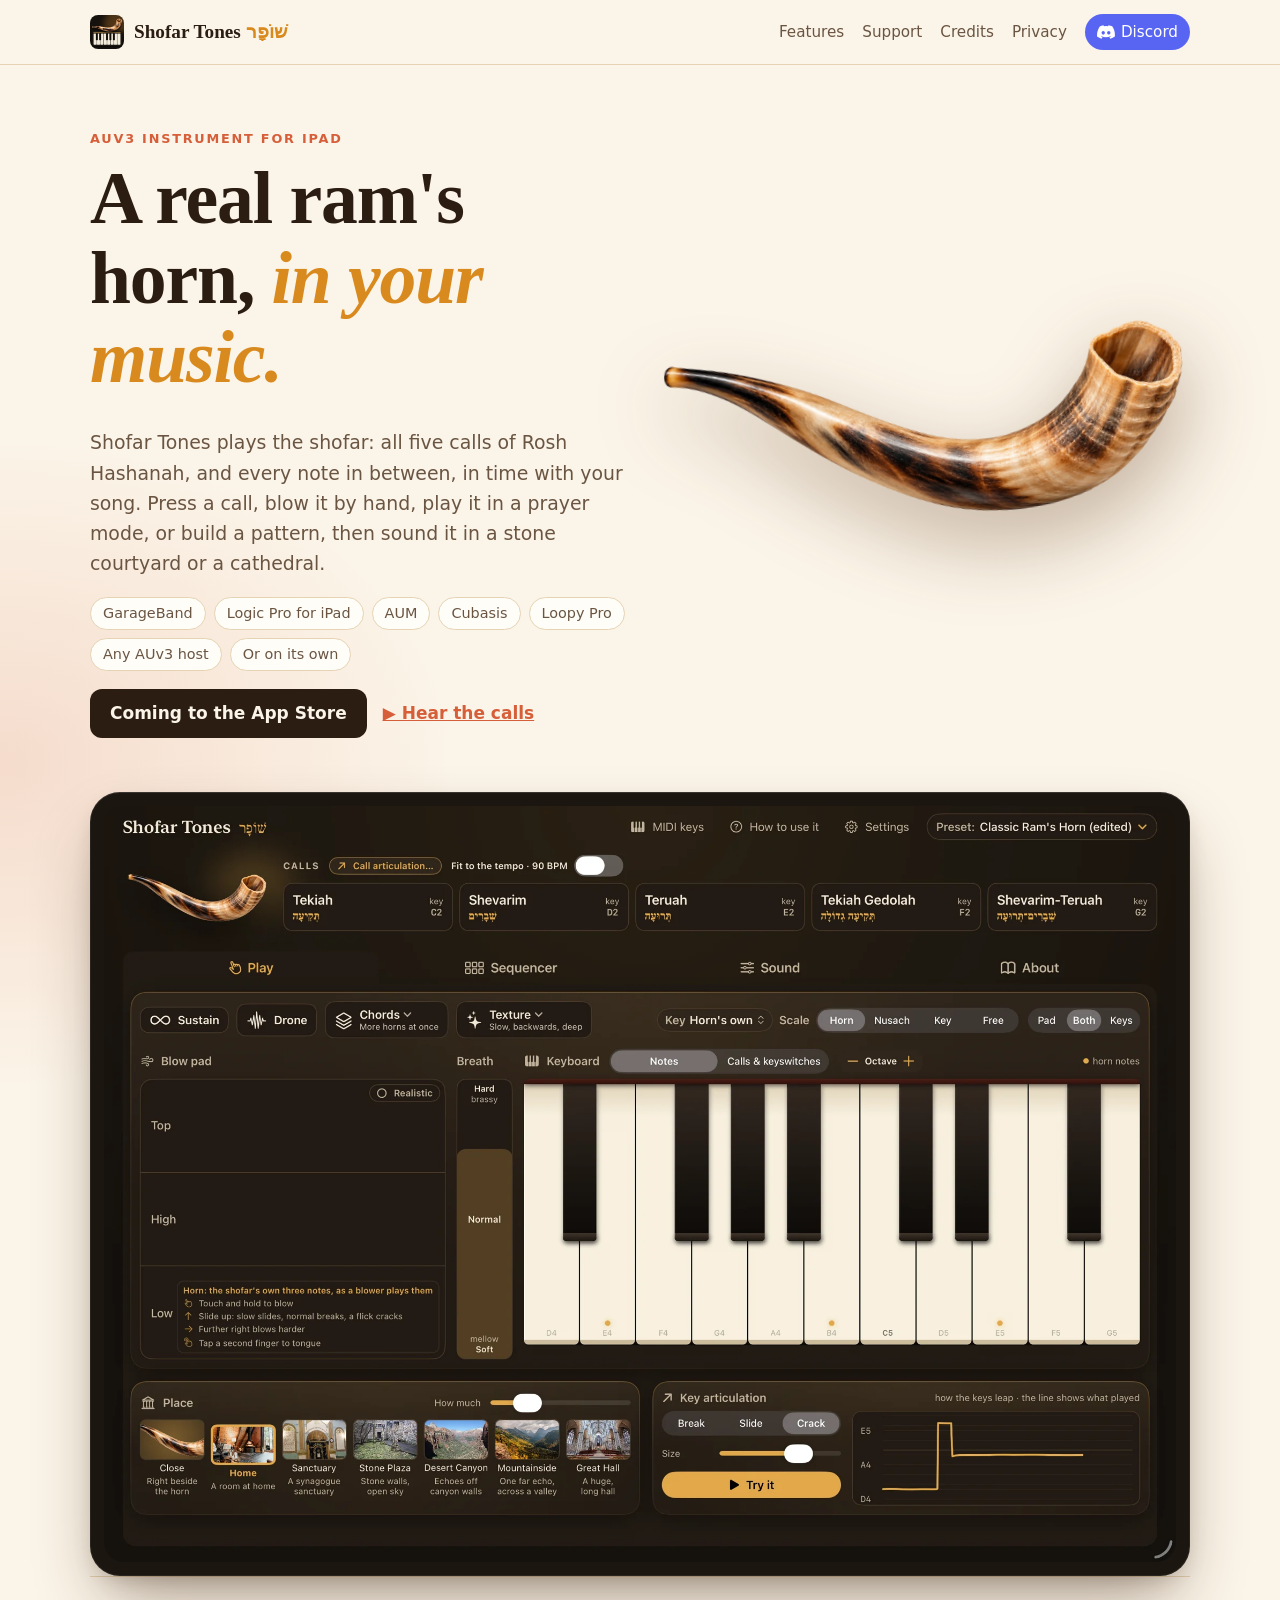
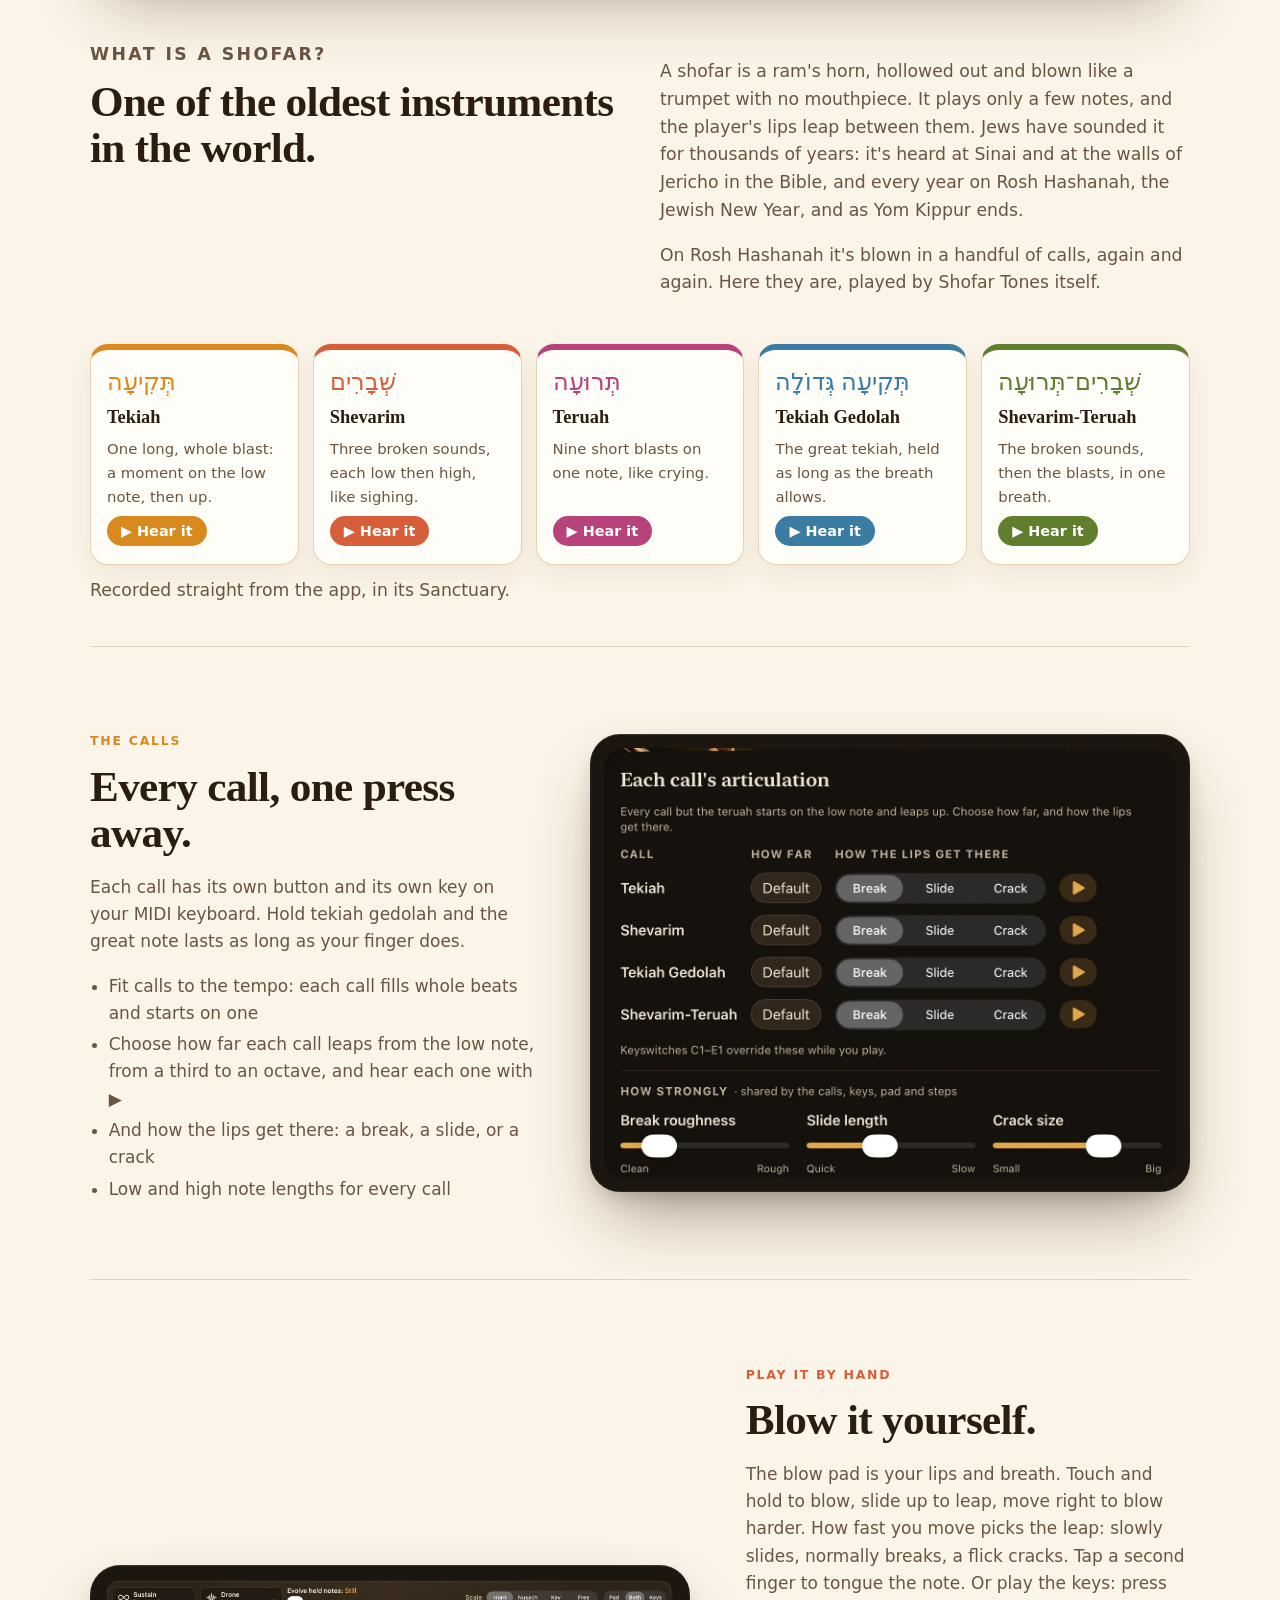
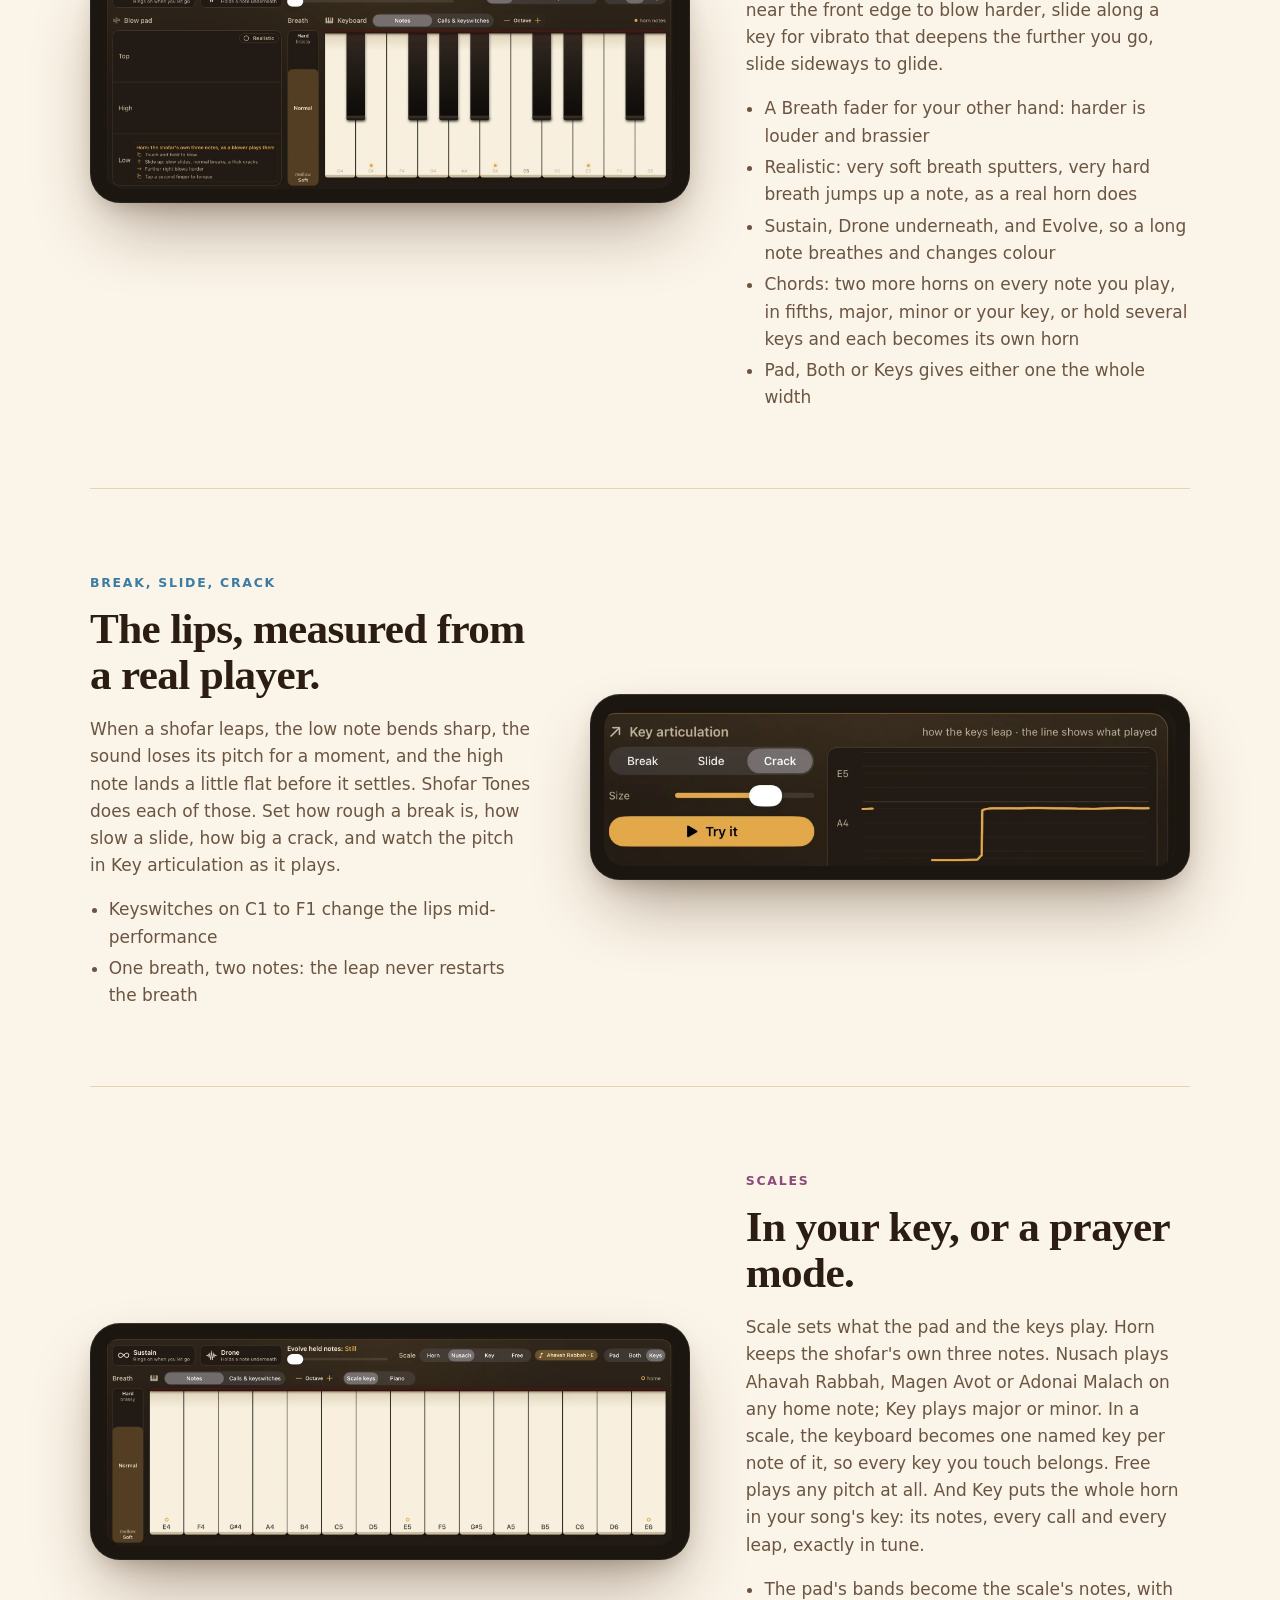
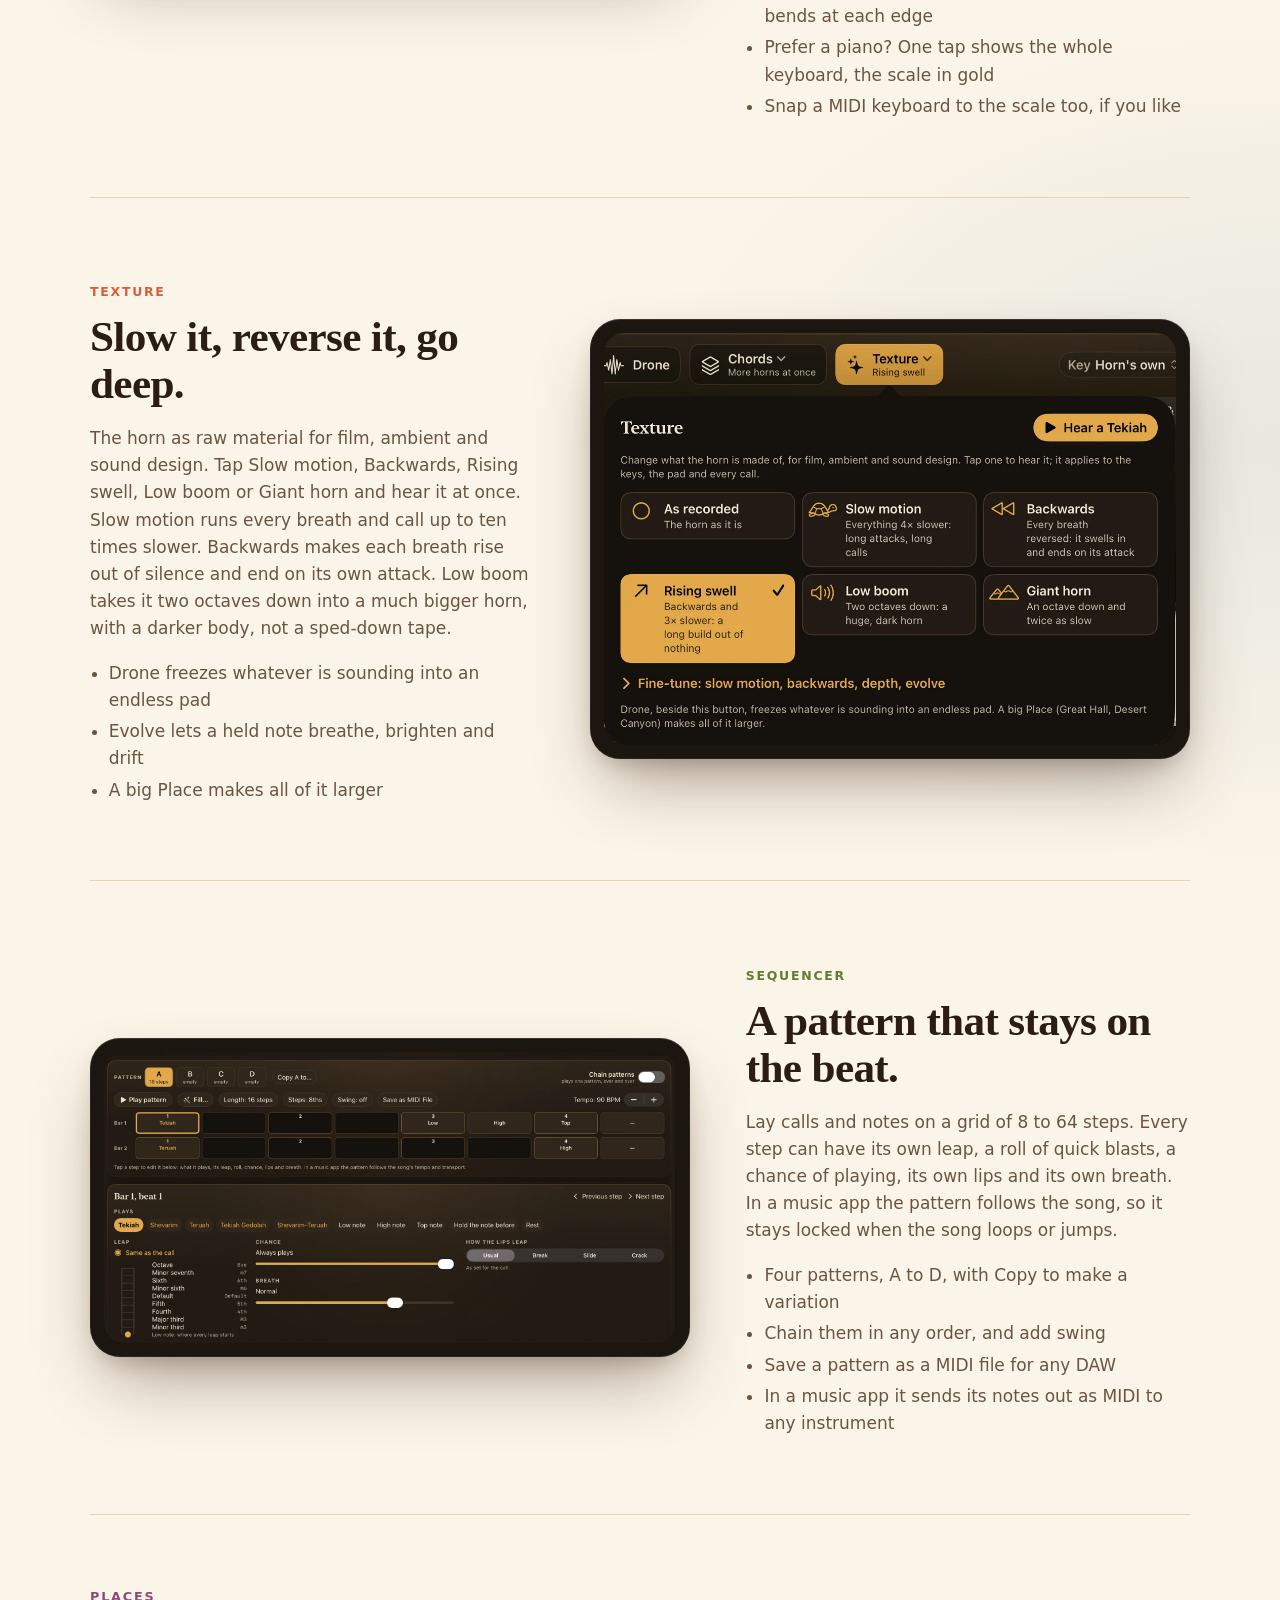
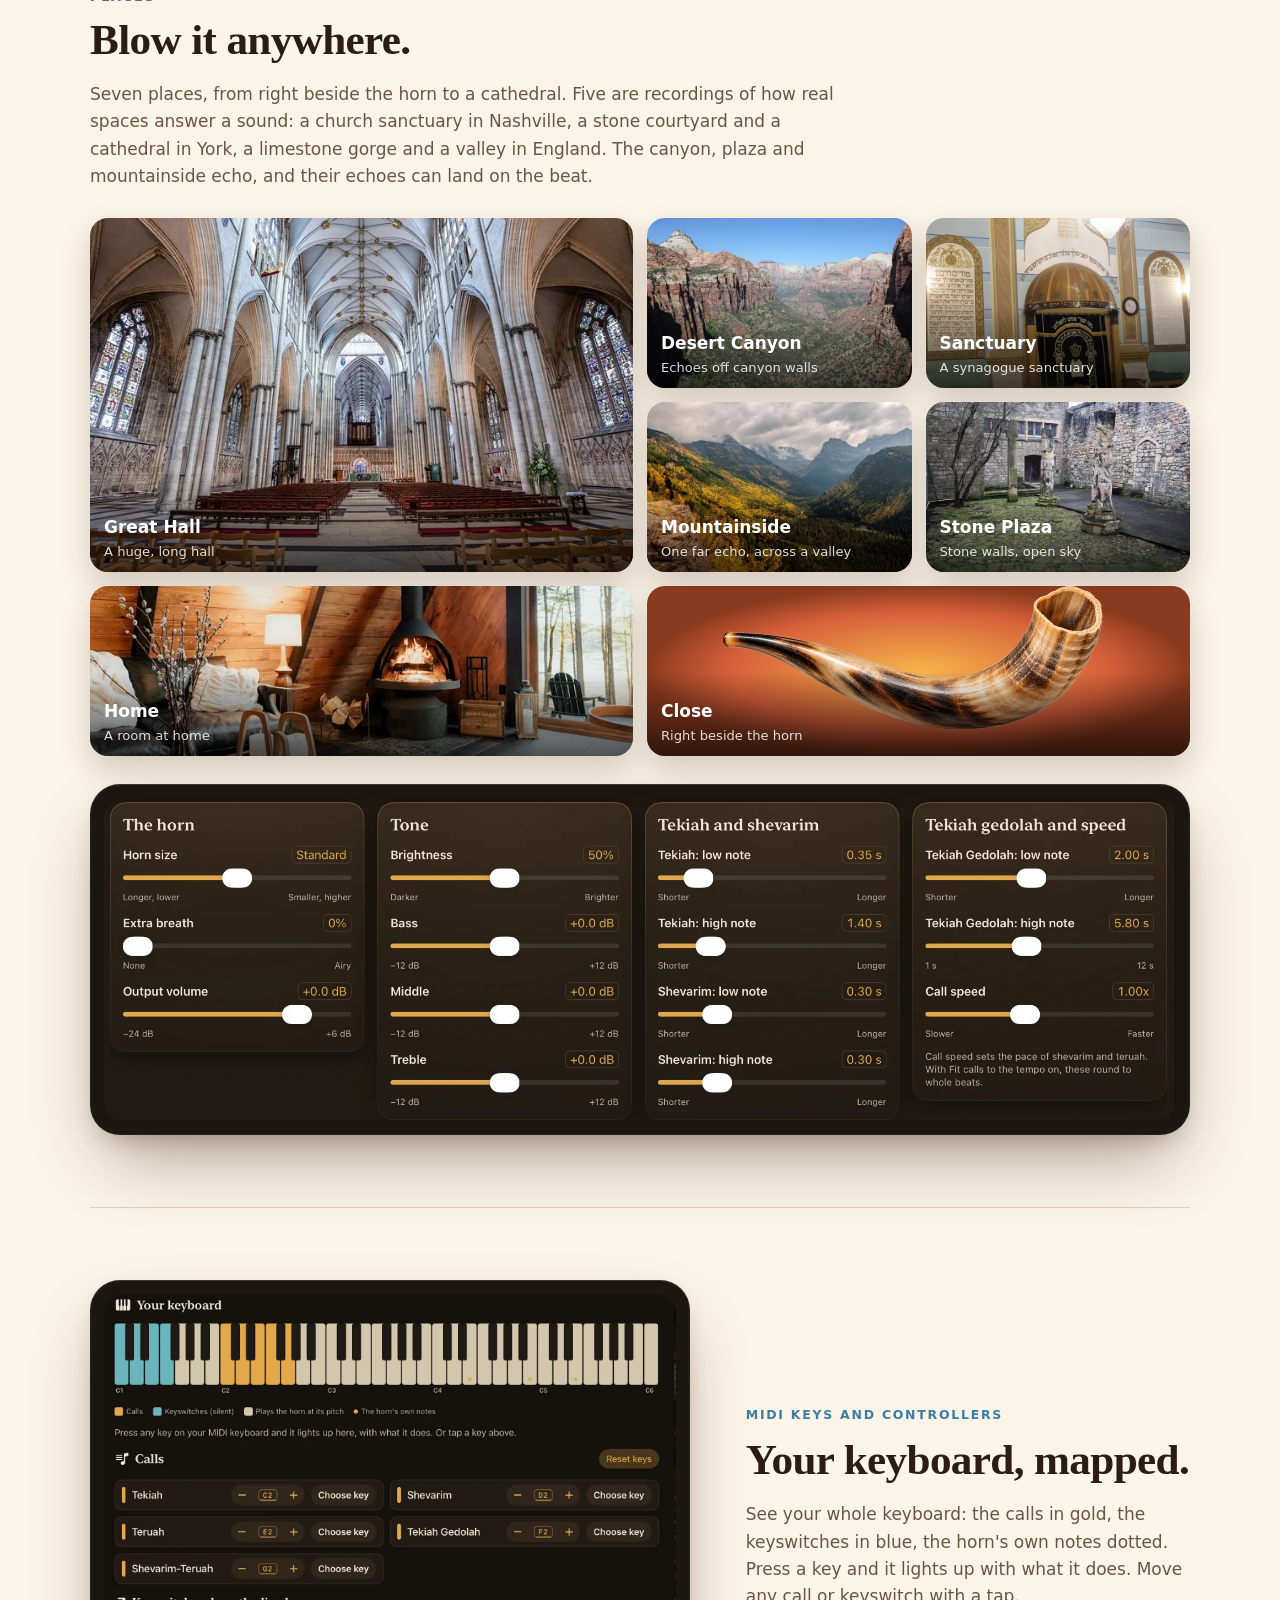
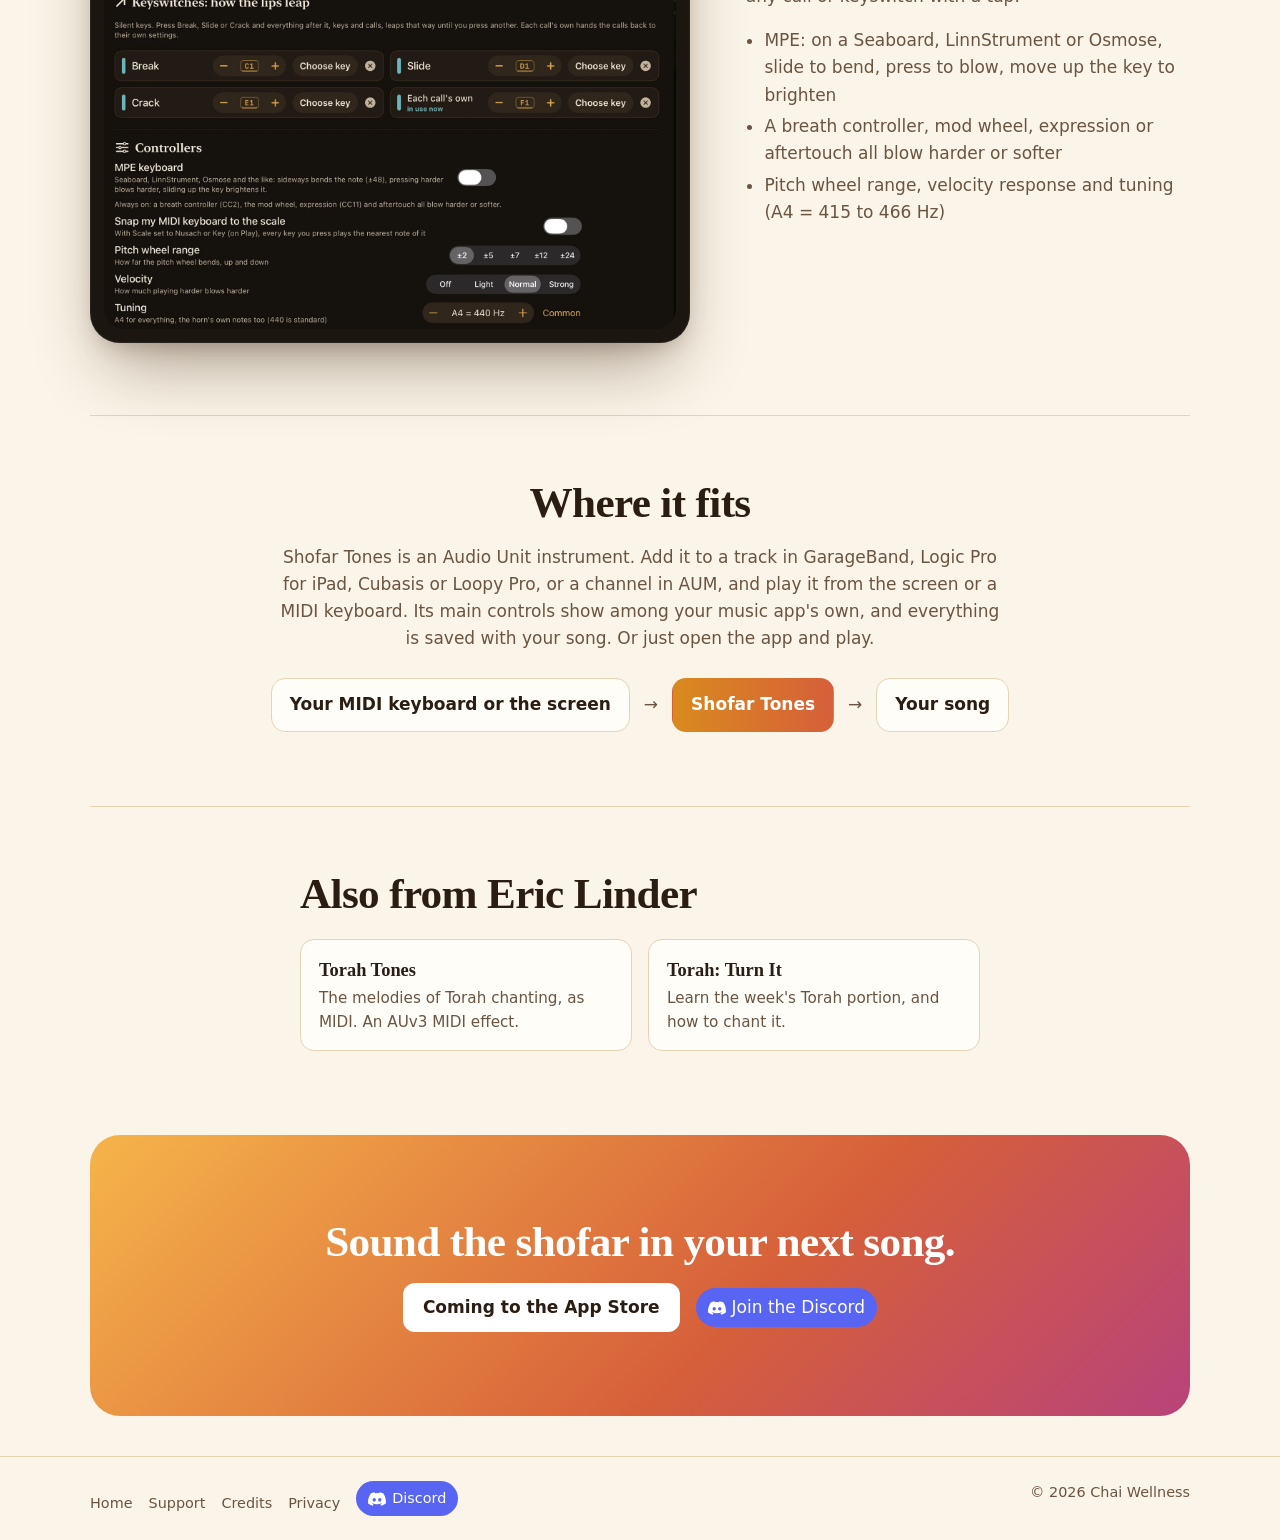
<file: index.html>
<!doctype html>
<html lang="en">
<head>
<meta charset="utf-8">
<meta name="viewport" content="width=device-width, initial-scale=1">
<title>Shofar Tones: a real ram's horn, as an AUv3 instrument for iPad</title>
<meta name="description" content="Play the shofar: every call, every note, in time with your music. A real ram's horn recording, five real rooms, a step sequencer and MIDI keyswitches. An AUv3 instrument for iPad.">
<meta name="color-scheme" content="light">
<meta name="theme-color" content="#FBF4E8">
<meta property="og:type" content="website">
<meta property="og:title" content="Shofar Tones: a real ram's horn, as an AUv3 instrument for iPad">
<meta property="og:description" content="Play the shofar: every call, every note, in time with your music. A real ram's horn recording, five real rooms, a step sequencer and MIDI keyswitches. An AUv3 instrument for iPad.">
<meta property="og:image" content="https://eroxx.github.io/shofartones-website/og-image.jpg?v=4">
<meta property="og:image:width" content="1200">
<meta property="og:image:height" content="630">
<meta name="twitter:card" content="summary_large_image">
<meta name="twitter:image" content="https://eroxx.github.io/shofartones-website/og-image.jpg?v=4">
<link rel="icon" type="image/png" href="favicon.png">
<link rel="apple-touch-icon" href="apple-touch-icon.png">
<link rel="stylesheet" href="style.css?v=4">
</head>
<body>
<header class="bar"><div class="wrap">
  <a class="brand" href="./"><img src="img/icon.png" alt="" width="34" height="34"><span>Shofar Tones <span class="he" lang="he">שׁוֹפָר</span></span></a>
  <nav><a href="./#features">Features</a><a href="support.html">Support</a><a href="credits.html">Credits</a><a href="privacy.html">Privacy</a><a class="discord" data-discord hidden href="#"><svg viewBox="0 0 24 24" aria-hidden="true" fill="currentColor"><path d="M20.3 4.4A19.8 19.8 0 0 0 15.4 3l-.6 1.3a18.4 18.4 0 0 0-5.6 0L8.6 3a19.7 19.7 0 0 0-4.9 1.5C.6 9.1-.3 13.6.1 18.1a19.9 19.9 0 0 0 6 3l1.3-2.1a12.9 12.9 0 0 1-2-1l.5-.4a14.2 14.2 0 0 0 12.2 0l.5.4a12.9 12.9 0 0 1-2.1 1l1.3 2.1a19.8 19.8 0 0 0 6-3c.5-5.2-.8-9.7-3.5-13.7ZM8.3 15.3c-1.2 0-2.2-1.1-2.2-2.4s1-2.4 2.2-2.4 2.2 1.1 2.2 2.4-1 2.4-2.2 2.4Zm7.4 0c-1.2 0-2.2-1.1-2.2-2.4s1-2.4 2.2-2.4 2.2 1.1 2.2 2.4-1 2.4-2.2 2.4Z"/></svg>Discord</a></nav>
</div></header>
<main><div class="wrap">
<section class="hero">
  <div>
    <p class="eyebrow">AUv3 instrument for iPad</p>
    <h1>A real ram's horn, <em>in your music.</em></h1>
    <p class="lede">Shofar Tones plays the shofar: all five calls of Rosh Hashanah, and every note in between, in time with your song. Press a call, blow it by hand, play it in a prayer mode, or build a pattern, then sound it in a stone courtyard or a cathedral.</p>
    <ul class="chips" aria-label="Made for"><li>GarageBand</li><li>Logic Pro for iPad</li><li>AUM</li><li>Cubasis</li><li>Loopy Pro</li><li>Any AUv3 host</li><li>Or on its own</li></ul>
    <div class="cta"><a class="store-badge" data-store-live hidden href="#" aria-label="Download Shofar Tones on the App Store"><picture><source srcset="img/app-store-badge-white.svg" media="(prefers-color-scheme: dark)"><img src="img/app-store-badge-black.svg" alt="Download on the App Store" width="132" height="44"></picture></a><span class="soon" data-store-soon>Coming to the App Store</span><a href="#hear" style="font-weight:600">▶ Hear the calls</a></div>
  </div>
  <div class="hero-horn"><img src="img/horn.webp?v=1" alt="A ram's horn shofar" width="1400" height="489"></div>
</section>
<div class="stage s-amber hero-shot"><img src="img/hero-ipad.webp?v=5" alt="Shofar Tones on iPad: the five calls, Sustain, Drone, Chords and Texture, Key and Scale, the blow pad, breath fader and keyboard, seven places, and Key articulation showing a crack" width="2000" height="1410"></div>

<section class="intro" id="hear">
  <div class="lead">
    <div><p class="eyebrow">What is a shofar?</p><h2>One of the oldest instruments in the world.</h2></div>
    <div><p>A shofar is a ram's horn, hollowed out and blown like a trumpet with no mouthpiece. It plays only a few notes, and the player's lips leap between them. Jews have sounded it for thousands of years: it's heard at Sinai and at the walls of Jericho in the Bible, and every year on Rosh Hashanah, the Jewish New Year, and as Yom Kippur ends.</p><p>On Rosh Hashanah it's blown in a handful of calls, again and again. Here they are, played by Shofar Tones itself.</p></div>
  </div>
  <div class="calls">
    <div class="call c1"><span class="he" lang="he">תְּקִיעָה</span><b>Tekiah</b><p>One long, whole blast: a moment on the low note, then up.</p><button data-clip="tekiah">▶ Hear it</button></div>
    <div class="call c2"><span class="he" lang="he">שְׁבָרִים</span><b>Shevarim</b><p>Three broken sounds, each low then high, like sighing.</p><button data-clip="shevarim">▶ Hear it</button></div>
    <div class="call c3"><span class="he" lang="he">תְּרוּעָה</span><b>Teruah</b><p>Nine short blasts on one note, like crying.</p><button data-clip="teruah">▶ Hear it</button></div>
    <div class="call c4"><span class="he" lang="he">תְּקִיעָה גְּדוֹלָה</span><b>Tekiah Gedolah</b><p>The great tekiah, held as long as the breath allows.</p><button data-clip="tekiah-gedolah">▶ Hear it</button></div>
    <div class="call c5"><span class="he" lang="he">שְׁבָרִים־תְּרוּעָה</span><b>Shevarim-Teruah</b><p>The broken sounds, then the blasts, in one breath.</p><button data-clip="shevarim-teruah">▶ Hear it</button></div>
  </div>
  <p class="note">Recorded straight from the app, in its Sanctuary.</p>
</section>

<div id="features"></div>
<section class="feature k-amber">
  <div class="text"><p class="label">The calls</p><h2>Every call, one press away.</h2><p>Each call has its own button and its own key on your MIDI keyboard. Hold tekiah gedolah and the great note lasts as long as your finger does.</p><ul><li>Fit calls to the tempo: each call fills whole beats and starts on one</li><li>Choose how far each call leaps from the low note, from a third to an octave, and hear each one with ▶</li><li>And how the lips get there: a break, a slide, or a crack</li><li>Low and high note lengths for every call</li></ul></div>
  <div class="stage s-amber"><img src="img/leaps.webp?v=3" alt="Each call's articulation: how far, and break, slide or crack, with a play button for each" loading="lazy" width="1192" height="898"></div>
</section>

<section class="feature flip k-coral">
  <div class="text"><p class="label">Play it by hand</p><h2>Blow it yourself.</h2><p>The blow pad is your lips and breath. Touch and hold to blow, slide up to leap, move right to blow harder. How fast you move picks the leap: slowly slides, normally breaks, a flick cracks. Tap a second finger to tongue the note. Or play the keys: press near the front edge to blow harder, slide along a key for vibrato that deepens the further you go, slide sideways to glide.</p><ul><li>A Breath fader for your other hand: harder is louder and brassier</li><li>Realistic: very soft breath sputters, very hard breath jumps up a note, as a real horn does</li><li>Sustain, Drone underneath, and Evolve, so a long note breathes and changes colour</li><li>Chords: two more horns on every note you play, in fifths, major, minor or your key, or hold several keys and each becomes its own horn</li><li>Pad, Both or Keys gives either one the whole width</li></ul></div>
  <div class="stage s-coral"><img src="img/keys.webp?v=3" alt="The blow pad with its instructions, the Breath fader from soft and mellow to hard and brassy, and the keyboard with the horn's own notes marked" loading="lazy" width="1990" height="730"></div>
</section>

<section class="feature k-sky">
  <div class="text"><p class="label">Break, slide, crack</p><h2>The lips, measured from a real player.</h2><p>When a shofar leaps, the low note bends sharp, the sound loses its pitch for a moment, and the high note lands a little flat before it settles. Shofar Tones does each of those. Set how rough a break is, how slow a slide, how big a crack, and watch the pitch in Key articulation as it plays.</p><ul><li>Keyswitches on C1 to F1 change the lips mid-performance</li><li>One breath, two notes: the leap never restarts the breath</li></ul></div>
  <div class="stage s-sky"><img src="img/leap-tester.webp?v=3" alt="Key articulation: Crack chosen, the pitch line leaping up from the low note" loading="lazy" width="960" height="266"></div>
</section>

<section class="feature flip k-plum">
  <div class="text"><p class="label">Scales</p><h2>In your key, or a prayer mode.</h2><p>Scale sets what the pad and the keys play. Horn keeps the shofar's own three notes. Nusach plays Ahavah Rabbah, Magen Avot or Adonai Malach on any home note; Key plays major or minor. In a scale, the keyboard becomes one named key per note of it, so every key you touch belongs. Free plays any pitch at all. And Key puts the whole horn in your song's key: its notes, every call and every leap, exactly in tune.</p><ul><li>The pad's bands become the scale's notes, with bends at each edge</li><li>Prefer a piano? One tap shows the whole keyboard, the scale in gold</li><li>Snap a MIDI keyboard to the scale too, if you like</li></ul></div>
  <div class="stage s-plum"><img src="img/scale.webp?v=3" alt="Scale set to Nusach, Ahavah Rabbah on E, the keyboard across the whole width as scale keys from E4 to E6, each named, the home notes ringed" loading="lazy" width="1990" height="730"></div>
</section>

<section class="feature k-coral">
  <div class="text"><p class="label">Texture</p><h2>Slow it, reverse it, go deep.</h2><p>The horn as raw material for film, ambient and sound design. Tap Slow motion, Backwards, Rising swell, Low boom or Giant horn and hear it at once. Slow motion runs every breath and call up to ten times slower. Backwards makes each breath rise out of silence and end on its own attack. Low boom takes it two octaves down into a much bigger horn, with a darker body, not a sped-down tape.</p><ul><li>Drone freezes whatever is sounding into an endless pad</li><li>Evolve lets a held note breathe, brighten and drift</li><li>A big Place makes all of it larger</li></ul></div>
  <div class="stage s-coral"><img src="img/texture.webp?v=2" alt="The Texture panel: As recorded, Slow motion, Backwards, Rising swell (chosen), Low boom and Giant horn, with Hear a Tekiah" loading="lazy" width="1130" height="813"></div>
</section>

<section class="feature flip k-sage">
  <div class="text"><p class="label">Sequencer</p><h2>A pattern that stays on the beat.</h2><p>Lay calls and notes on a grid of 8 to 64 steps. Every step can have its own leap, a roll of quick blasts, a chance of playing, its own lips and its own breath. In a music app the pattern follows the song, so it stays locked when the song loops or jumps.</p><ul><li>Four patterns, A to D, with Copy to make a variation</li><li>Chain them in any order, and add swing</li><li>Save a pattern as a MIDI file for any DAW</li><li>In a music app it sends its notes out as MIDI to any instrument</li></ul></div>
  <div class="stage s-sage"><img src="img/sequencer.webp?v=3" alt="The sequencer: patterns A to D, swing, Save as MIDI File, a two-bar pattern, and the first step open for editing" loading="lazy" width="1990" height="1010"></div>
</section>

<section class="places">
  <div class="head"><p class="eyebrow" style="color:var(--plum)">Places</p><h2>Blow it anywhere.</h2><p>Seven places, from right beside the horn to a cathedral. Five are recordings of how real spaces answer a sound: a church sanctuary in Nashville, a stone courtyard and a cathedral in York, a limestone gorge and a valley in England. The canyon, plaza and mountainside echo, and their echoes can land on the beat.</p></div>
  <div class="mosaic">
    <figure class="big"><img src="img/places/hall.webp" alt="" loading="lazy"><figcaption>Great Hall<small>A huge, long hall</small></figcaption></figure>
    <figure><img src="img/places/canyon.webp" alt="" loading="lazy"><figcaption>Desert Canyon<small>Echoes off canyon walls</small></figcaption></figure>
    <figure><img src="img/places/sanctuary.webp" alt="" loading="lazy"><figcaption>Sanctuary<small>A synagogue sanctuary</small></figcaption></figure>
    <figure><img src="img/places/mountain.webp" alt="" loading="lazy"><figcaption>Mountainside<small>One far echo, across a valley</small></figcaption></figure>
    <figure><img src="img/places/plaza.webp" alt="" loading="lazy"><figcaption>Stone Plaza<small>Stone walls, open sky</small></figcaption></figure>
    <figure class="wide"><img src="img/places/home.webp" alt="" loading="lazy"><figcaption>Home<small>A room at home</small></figcaption></figure>
    <figure class="horn-tile wide"><img src="img/horn.webp" alt="" loading="lazy"><figcaption>Close<small>Right beside the horn</small></figcaption></figure>
  </div>
  <div class="stage s-plum"><img src="img/sound-controls.webp?v=3" alt="Horn size, extra breath, output volume, tone controls and each call's note lengths; tap any value to type it" loading="lazy" width="1990" height="600"></div>
</section>

<section class="feature flip k-sky">
  <div class="text"><p class="label">MIDI keys and controllers</p><h2>Your keyboard, mapped.</h2><p>See your whole keyboard: the calls in gold, the keyswitches in blue, the horn's own notes dotted. Press a key and it lights up with what it does. Move any call or keyswitch with a tap.</p><ul><li>MPE: on a Seaboard, LinnStrument or Osmose, slide to bend, press to blow, move up the key to brighten</li><li>A breath controller, mod wheel, expression or aftertouch all blow harder or softer</li><li>Pitch wheel range, velocity response and tuning (A4 = 415 to 466 Hz)</li></ul></div>
  <div class="stage s-sky"><img src="img/midi-keys.webp?v=1" alt="MIDI keys: a picture of the keyboard from C1 to C6 coloured by what each key does, the calls and keyswitches with their keys, and the controller settings" loading="lazy" width="1600" height="1776"></div>
</section>

<section class="hosts">
  <h2>Where it fits</h2>
  <p>Shofar Tones is an Audio Unit instrument. Add it to a track in GarageBand, Logic Pro for iPad, Cubasis or Loopy Pro, or a channel in AUM, and play it from the screen or a MIDI keyboard. Its main controls show among your music app's own, and everything is saved with your song. Or just open the app and play.</p>
  <div class="flow"><span>Your MIDI keyboard or the screen</span><i>→</i><span class="me">Shofar Tones</span><i>→</i><span>Your song</span></div>
</section>

<section class="story" id="story"><div class="col">
  <!-- "Why I made it" goes here once Eric has written it (only his own words; the draft is in the hub note) -->
  <h2>Also from Eric Linder</h2>
  <div class="family">
    <a href="https://torahtones.com/"><b>Torah Tones</b><span>The melodies of Torah chanting, as MIDI. An AUv3 MIDI effect.</span></a>
    <a href="https://torahturnit.com/"><b>Torah: Turn It</b><span>Learn the week's Torah portion, and how to chant it.</span></a>
  </div>
</div></section>

<section class="closing">
  <h2>Sound the shofar in your next song.</h2>
  <div class="cta" style="justify-content:center"><a class="store-badge" data-store-live hidden href="#" aria-label="Download Shofar Tones on the App Store"><picture><source srcset="img/app-store-badge-white.svg" media="(prefers-color-scheme: dark)"><img src="img/app-store-badge-black.svg" alt="Download on the App Store" width="132" height="44"></picture></a><span class="soon" data-store-soon>Coming to the App Store</span>
    <a class="discord" data-discord hidden href="#"><svg viewBox="0 0 24 24" aria-hidden="true" fill="currentColor"><path d="M20.3 4.4A19.8 19.8 0 0 0 15.4 3l-.6 1.3a18.4 18.4 0 0 0-5.6 0L8.6 3a19.7 19.7 0 0 0-4.9 1.5C.6 9.1-.3 13.6.1 18.1a19.9 19.9 0 0 0 6 3l1.3-2.1a12.9 12.9 0 0 1-2-1l.5-.4a14.2 14.2 0 0 0 12.2 0l.5.4a12.9 12.9 0 0 1-2.1 1l1.3 2.1a19.8 19.8 0 0 0 6-3c.5-5.2-.8-9.7-3.5-13.7ZM8.3 15.3c-1.2 0-2.2-1.1-2.2-2.4s1-2.4 2.2-2.4 2.2 1.1 2.2 2.4-1 2.4-2.2 2.4Zm7.4 0c-1.2 0-2.2-1.1-2.2-2.4s1-2.4 2.2-2.4 2.2 1.1 2.2 2.4-1 2.4-2.2 2.4Z"/></svg>Join the Discord</a>
  </div>
</section>
</div></main>
<footer><div class="wrap">
  <div><a href="./">Home</a><a href="support.html">Support</a><a href="credits.html">Credits</a><a href="privacy.html">Privacy</a><a class="discord" data-discord hidden href="#"><svg viewBox="0 0 24 24" aria-hidden="true" fill="currentColor"><path d="M20.3 4.4A19.8 19.8 0 0 0 15.4 3l-.6 1.3a18.4 18.4 0 0 0-5.6 0L8.6 3a19.7 19.7 0 0 0-4.9 1.5C.6 9.1-.3 13.6.1 18.1a19.9 19.9 0 0 0 6 3l1.3-2.1a12.9 12.9 0 0 1-2-1l.5-.4a14.2 14.2 0 0 0 12.2 0l.5.4a12.9 12.9 0 0 1-2.1 1l1.3 2.1a19.8 19.8 0 0 0 6-3c.5-5.2-.8-9.7-3.5-13.7ZM8.3 15.3c-1.2 0-2.2-1.1-2.2-2.4s1-2.4 2.2-2.4 2.2 1.1 2.2 2.4-1 2.4-2.2 2.4Zm7.4 0c-1.2 0-2.2-1.1-2.2-2.4s1-2.4 2.2-2.4 2.2 1.1 2.2 2.4-1 2.4-2.2 2.4Z"/></svg>Discord</a></div>
  <div>&copy; 2026 Chai Wellness</div>
</div></footer>
<script src="site.js?v=2" defer></script>
<script src="store.js?v=1" defer></script>
</body>
</html>
</file>
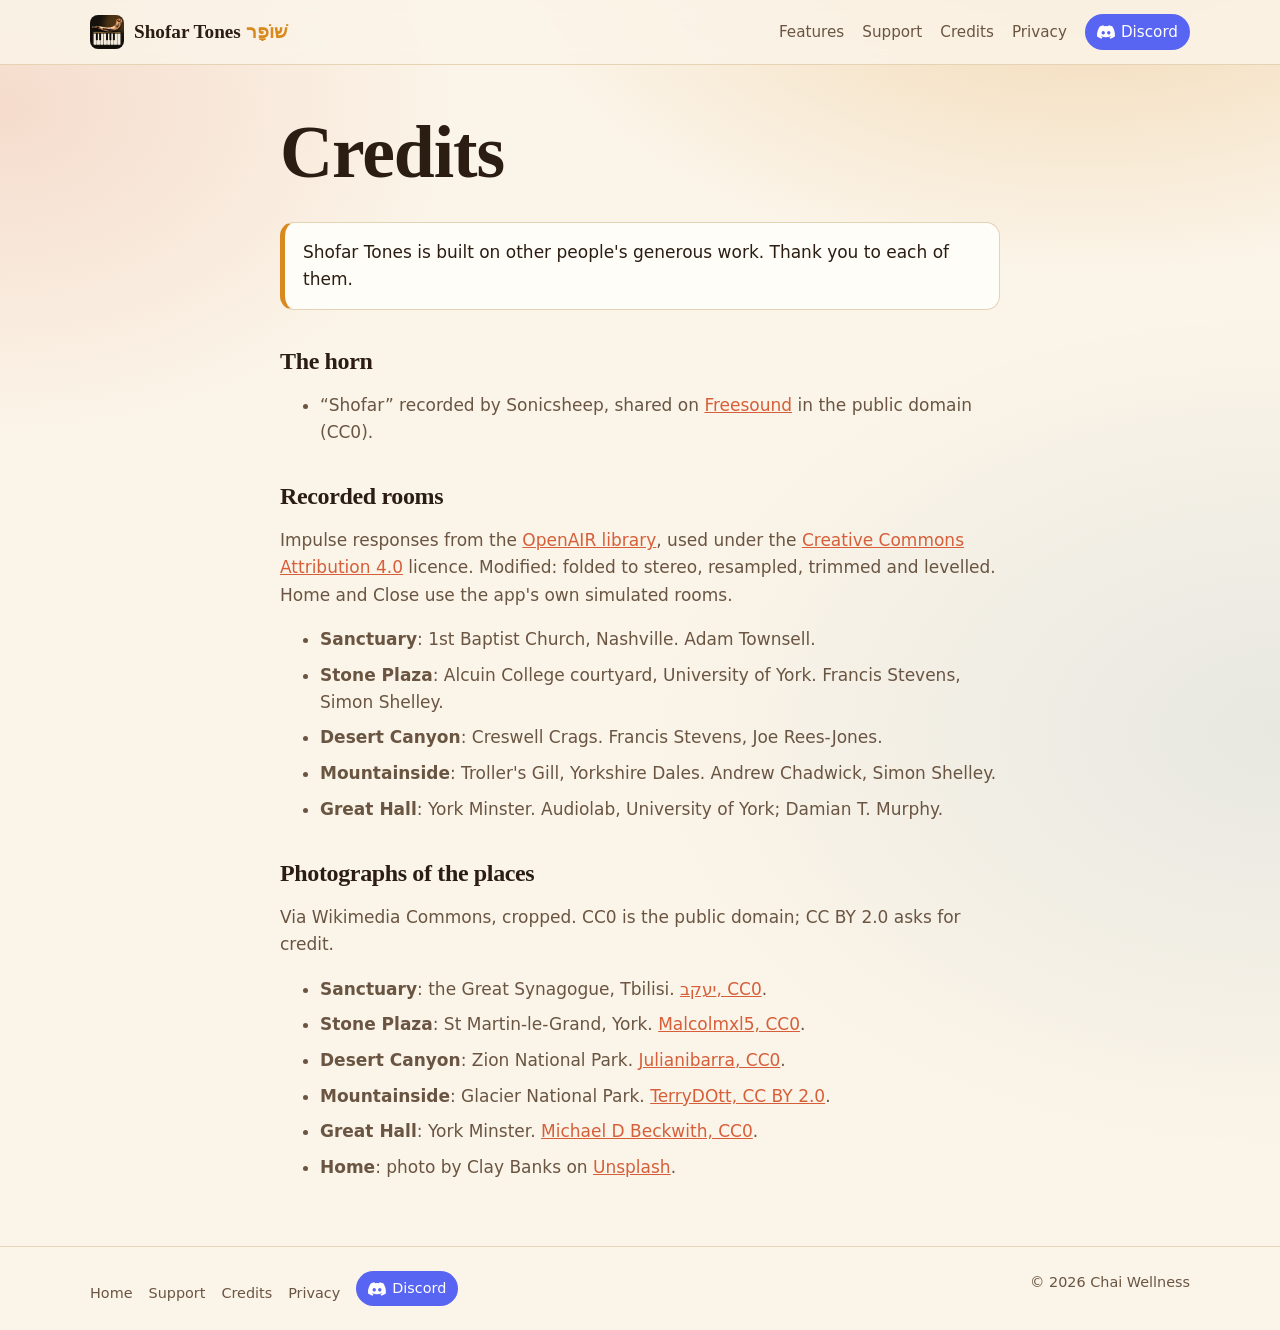
<file: credits.html>
<!doctype html>
<html lang="en">
<head>
<meta charset="utf-8">
<meta name="viewport" content="width=device-width, initial-scale=1">
<title>Credits: Shofar Tones</title>
<meta name="description" content="The recordings and photographs inside Shofar Tones, and who made them.">
<meta name="color-scheme" content="light">
<meta name="theme-color" content="#FBF4E8">
<meta property="og:type" content="website">
<meta property="og:title" content="Credits: Shofar Tones">
<meta property="og:description" content="The recordings and photographs inside Shofar Tones, and who made them.">
<meta property="og:image" content="https://eroxx.github.io/shofartones-website/og-image.jpg?v=4">
<meta property="og:image:width" content="1200">
<meta property="og:image:height" content="630">
<meta name="twitter:card" content="summary_large_image">
<meta name="twitter:image" content="https://eroxx.github.io/shofartones-website/og-image.jpg?v=4">
<link rel="icon" type="image/png" href="favicon.png">
<link rel="apple-touch-icon" href="apple-touch-icon.png">
<link rel="stylesheet" href="style.css?v=4">
</head>
<body>
<header class="bar"><div class="wrap">
  <a class="brand" href="./"><img src="img/icon.png" alt="" width="34" height="34"><span>Shofar Tones <span class="he" lang="he">שׁוֹפָר</span></span></a>
  <nav><a href="./#features">Features</a><a href="support.html">Support</a><a href="credits.html">Credits</a><a href="privacy.html">Privacy</a><a class="discord" data-discord hidden href="#"><svg viewBox="0 0 24 24" aria-hidden="true" fill="currentColor"><path d="M20.3 4.4A19.8 19.8 0 0 0 15.4 3l-.6 1.3a18.4 18.4 0 0 0-5.6 0L8.6 3a19.7 19.7 0 0 0-4.9 1.5C.6 9.1-.3 13.6.1 18.1a19.9 19.9 0 0 0 6 3l1.3-2.1a12.9 12.9 0 0 1-2-1l.5-.4a14.2 14.2 0 0 0 12.2 0l.5.4a12.9 12.9 0 0 1-2.1 1l1.3 2.1a19.8 19.8 0 0 0 6-3c.5-5.2-.8-9.7-3.5-13.7ZM8.3 15.3c-1.2 0-2.2-1.1-2.2-2.4s1-2.4 2.2-2.4 2.2 1.1 2.2 2.4-1 2.4-2.2 2.4Zm7.4 0c-1.2 0-2.2-1.1-2.2-2.4s1-2.4 2.2-2.4 2.2 1.1 2.2 2.4-1 2.4-2.2 2.4Z"/></svg>Discord</a></nav>
</div></header>
<main><div class="doc">
<h1>Credits</h1>
<p class="summary">Shofar Tones is built on other people's generous work. Thank you to each of them.</p>
<h2>The horn</h2>
<ul class="credits"><li>“Shofar” recorded by Sonicsheep, shared on <a href="https://freesound.org/s/479310/">Freesound</a> in the public domain (CC0).</li></ul>
<h2>Recorded rooms</h2>
<p>Impulse responses from the <a href="https://www.openairlib.net">OpenAIR library</a>, used under the <a href="https://creativecommons.org/licenses/by/4.0/">Creative Commons Attribution 4.0</a> licence. Modified: folded to stereo, resampled, trimmed and levelled. Home and Close use the app's own simulated rooms.</p>
<ul class="credits">
<li><b>Sanctuary</b>: 1st Baptist Church, Nashville. Adam Townsell.</li>
<li><b>Stone Plaza</b>: Alcuin College courtyard, University of York. Francis Stevens, Simon Shelley.</li>
<li><b>Desert Canyon</b>: Creswell Crags. Francis Stevens, Joe Rees-Jones.</li>
<li><b>Mountainside</b>: Troller's Gill, Yorkshire Dales. Andrew Chadwick, Simon Shelley.</li>
<li><b>Great Hall</b>: York Minster. Audiolab, University of York; Damian T. Murphy.</li>
</ul>
<h2>Photographs of the places</h2>
<p>Via Wikimedia Commons, cropped. CC0 is the public domain; CC BY 2.0 asks for credit.</p>
<ul class="credits">
<li><b>Sanctuary</b>: the Great Synagogue, Tbilisi. <a href="https://commons.wikimedia.org/wiki/File:Interior_of_Tbilisi_great_synagogue_1273.jpg">יעקב, CC0</a>.</li>
<li><b>Stone Plaza</b>: St Martin-le-Grand, York. <a href="https://commons.wikimedia.org/wiki/File:Courtyard_at_St_Martin-le-Grand_York_Jan25.jpg">Malcolmxl5, CC0</a>.</li>
<li><b>Desert Canyon</b>: Zion National Park. <a href="https://commons.wikimedia.org/wiki/File:Zion_National_Park_Canyon_Overlook_Trail_View.jpg">Julianibarra, CC0</a>.</li>
<li><b>Mountainside</b>: Glacier National Park. <a href="https://commons.wikimedia.org/wiki/File:Glacier_National_Park,_Montana,_US_-_2022_14.jpg">TerryDOtt, CC BY 2.0</a>.</li>
<li><b>Great Hall</b>: York Minster. <a href="https://commons.wikimedia.org/wiki/File:York_Minster_Nave.jpg">Michael D Beckwith, CC0</a>.</li>
<li><b>Home</b>: photo by Clay Banks on <a href="https://unsplash.com/photos/a-living-room-with-a-fire-place-inside-of-it-f_6yPIgDxxs">Unsplash</a>.</li>
</ul>
</div></main>
<footer><div class="wrap">
  <div><a href="./">Home</a><a href="support.html">Support</a><a href="credits.html">Credits</a><a href="privacy.html">Privacy</a><a class="discord" data-discord hidden href="#"><svg viewBox="0 0 24 24" aria-hidden="true" fill="currentColor"><path d="M20.3 4.4A19.8 19.8 0 0 0 15.4 3l-.6 1.3a18.4 18.4 0 0 0-5.6 0L8.6 3a19.7 19.7 0 0 0-4.9 1.5C.6 9.1-.3 13.6.1 18.1a19.9 19.9 0 0 0 6 3l1.3-2.1a12.9 12.9 0 0 1-2-1l.5-.4a14.2 14.2 0 0 0 12.2 0l.5.4a12.9 12.9 0 0 1-2.1 1l1.3 2.1a19.8 19.8 0 0 0 6-3c.5-5.2-.8-9.7-3.5-13.7ZM8.3 15.3c-1.2 0-2.2-1.1-2.2-2.4s1-2.4 2.2-2.4 2.2 1.1 2.2 2.4-1 2.4-2.2 2.4Zm7.4 0c-1.2 0-2.2-1.1-2.2-2.4s1-2.4 2.2-2.4 2.2 1.1 2.2 2.4-1 2.4-2.2 2.4Z"/></svg>Discord</a></div>
  <div>&copy; 2026 Chai Wellness</div>
</div></footer>
<script src="site.js?v=2" defer></script>
<script src="store.js?v=1" defer></script>
</body>
</html>
</file>
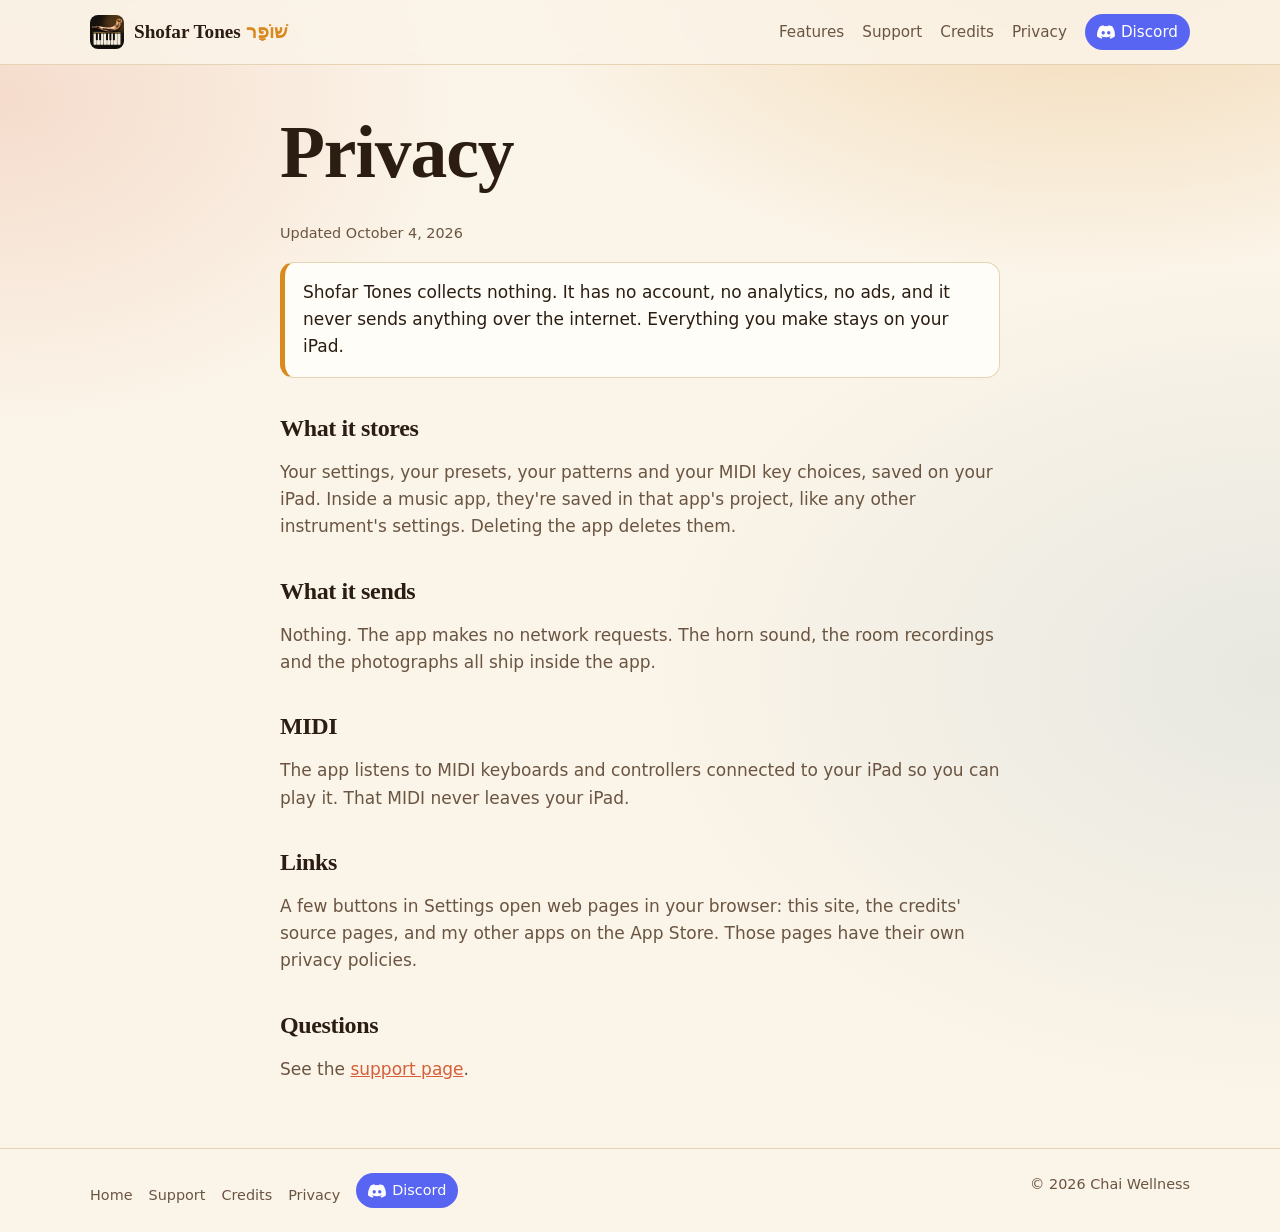
<file: privacy.html>
<!doctype html>
<html lang="en">
<head>
<meta charset="utf-8">
<meta name="viewport" content="width=device-width, initial-scale=1">
<title>Privacy: Shofar Tones</title>
<meta name="description" content="Shofar Tones collects nothing. Everything stays on your iPad.">
<meta name="color-scheme" content="light">
<meta name="theme-color" content="#FBF4E8">
<meta property="og:type" content="website">
<meta property="og:title" content="Privacy: Shofar Tones">
<meta property="og:description" content="Shofar Tones collects nothing. Everything stays on your iPad.">
<meta property="og:image" content="https://eroxx.github.io/shofartones-website/og-image.jpg?v=4">
<meta property="og:image:width" content="1200">
<meta property="og:image:height" content="630">
<meta name="twitter:card" content="summary_large_image">
<meta name="twitter:image" content="https://eroxx.github.io/shofartones-website/og-image.jpg?v=4">
<link rel="icon" type="image/png" href="favicon.png">
<link rel="apple-touch-icon" href="apple-touch-icon.png">
<link rel="stylesheet" href="style.css?v=4">
</head>
<body>
<header class="bar"><div class="wrap">
  <a class="brand" href="./"><img src="img/icon.png" alt="" width="34" height="34"><span>Shofar Tones <span class="he" lang="he">שׁוֹפָר</span></span></a>
  <nav><a href="./#features">Features</a><a href="support.html">Support</a><a href="credits.html">Credits</a><a href="privacy.html">Privacy</a><a class="discord" data-discord hidden href="#"><svg viewBox="0 0 24 24" aria-hidden="true" fill="currentColor"><path d="M20.3 4.4A19.8 19.8 0 0 0 15.4 3l-.6 1.3a18.4 18.4 0 0 0-5.6 0L8.6 3a19.7 19.7 0 0 0-4.9 1.5C.6 9.1-.3 13.6.1 18.1a19.9 19.9 0 0 0 6 3l1.3-2.1a12.9 12.9 0 0 1-2-1l.5-.4a14.2 14.2 0 0 0 12.2 0l.5.4a12.9 12.9 0 0 1-2.1 1l1.3 2.1a19.8 19.8 0 0 0 6-3c.5-5.2-.8-9.7-3.5-13.7ZM8.3 15.3c-1.2 0-2.2-1.1-2.2-2.4s1-2.4 2.2-2.4 2.2 1.1 2.2 2.4-1 2.4-2.2 2.4Zm7.4 0c-1.2 0-2.2-1.1-2.2-2.4s1-2.4 2.2-2.4 2.2 1.1 2.2 2.4-1 2.4-2.2 2.4Z"/></svg>Discord</a></nav>
</div></header>
<main><div class="doc">
<h1>Privacy</h1>
<p class="updated">Updated October 4, 2026</p>
<p class="summary">Shofar Tones collects nothing. It has no account, no analytics, no ads, and it never sends anything over the internet. Everything you make stays on your iPad.</p>
<h2>What it stores</h2>
<p>Your settings, your presets, your patterns and your MIDI key choices, saved on your iPad. Inside a music app, they're saved in that app's project, like any other instrument's settings. Deleting the app deletes them.</p>
<h2>What it sends</h2>
<p>Nothing. The app makes no network requests. The horn sound, the room recordings and the photographs all ship inside the app.</p>
<h2>MIDI</h2>
<p>The app listens to MIDI keyboards and controllers connected to your iPad so you can play it. That MIDI never leaves your iPad.</p>
<h2>Links</h2>
<p>A few buttons in Settings open web pages in your browser: this site, the credits' source pages, and my other apps on the App Store. Those pages have their own privacy policies.</p>
<h2>Questions</h2>
<p>See the <a href="support.html">support page</a>.</p>
</div></main>
<footer><div class="wrap">
  <div><a href="./">Home</a><a href="support.html">Support</a><a href="credits.html">Credits</a><a href="privacy.html">Privacy</a><a class="discord" data-discord hidden href="#"><svg viewBox="0 0 24 24" aria-hidden="true" fill="currentColor"><path d="M20.3 4.4A19.8 19.8 0 0 0 15.4 3l-.6 1.3a18.4 18.4 0 0 0-5.6 0L8.6 3a19.7 19.7 0 0 0-4.9 1.5C.6 9.1-.3 13.6.1 18.1a19.9 19.9 0 0 0 6 3l1.3-2.1a12.9 12.9 0 0 1-2-1l.5-.4a14.2 14.2 0 0 0 12.2 0l.5.4a12.9 12.9 0 0 1-2.1 1l1.3 2.1a19.8 19.8 0 0 0 6-3c.5-5.2-.8-9.7-3.5-13.7ZM8.3 15.3c-1.2 0-2.2-1.1-2.2-2.4s1-2.4 2.2-2.4 2.2 1.1 2.2 2.4-1 2.4-2.2 2.4Zm7.4 0c-1.2 0-2.2-1.1-2.2-2.4s1-2.4 2.2-2.4 2.2 1.1 2.2 2.4-1 2.4-2.2 2.4Z"/></svg>Discord</a></div>
  <div>&copy; 2026 Chai Wellness</div>
</div></footer>
<script src="site.js?v=2" defer></script>
<script src="store.js?v=1" defer></script>
</body>
</html>
</file>
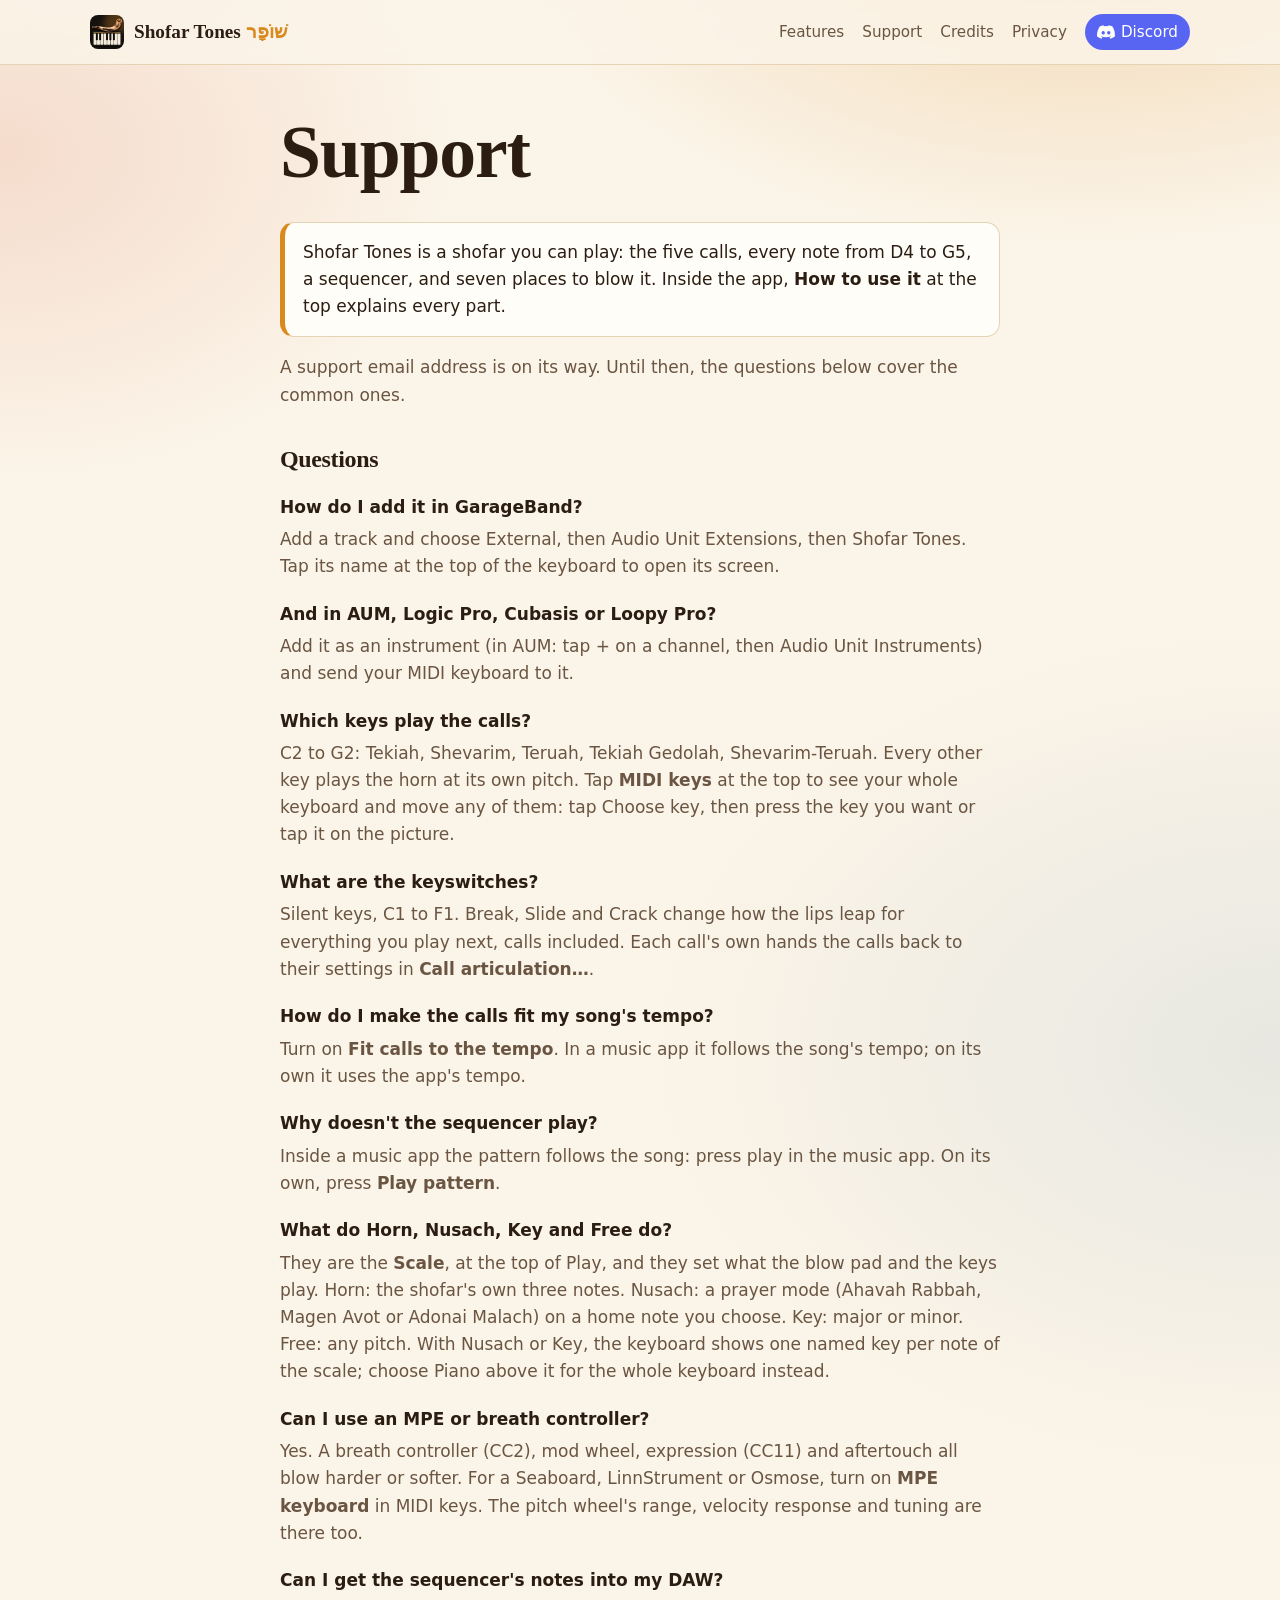
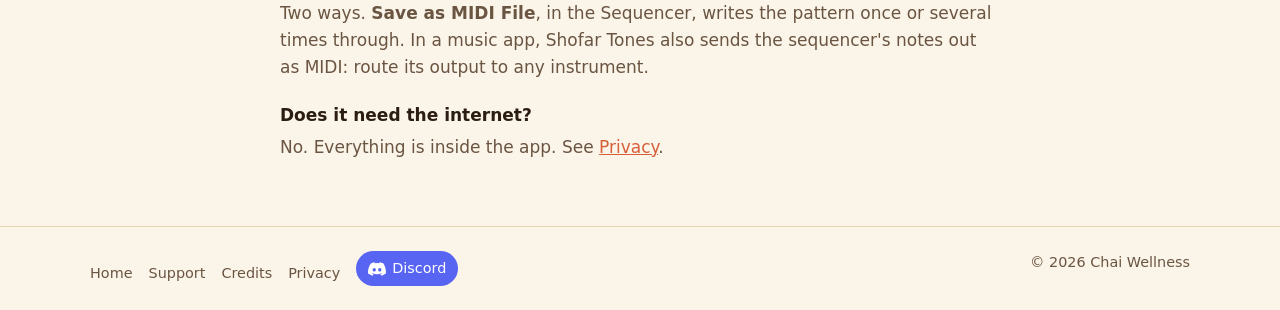
<file: support.html>
<!doctype html>
<html lang="en">
<head>
<meta charset="utf-8">
<meta name="viewport" content="width=device-width, initial-scale=1">
<title>Support: Shofar Tones</title>
<meta name="description" content="Help with Shofar Tones: the calls, the keys, MIDI, and using it in GarageBand, Logic Pro, AUM and more.">
<meta name="color-scheme" content="light">
<meta name="theme-color" content="#FBF4E8">
<meta property="og:type" content="website">
<meta property="og:title" content="Support: Shofar Tones">
<meta property="og:description" content="Help with Shofar Tones: the calls, the keys, MIDI, and using it in GarageBand, Logic Pro, AUM and more.">
<meta property="og:image" content="https://eroxx.github.io/shofartones-website/og-image.jpg?v=4">
<meta property="og:image:width" content="1200">
<meta property="og:image:height" content="630">
<meta name="twitter:card" content="summary_large_image">
<meta name="twitter:image" content="https://eroxx.github.io/shofartones-website/og-image.jpg?v=4">
<link rel="icon" type="image/png" href="favicon.png">
<link rel="apple-touch-icon" href="apple-touch-icon.png">
<link rel="stylesheet" href="style.css?v=4">
</head>
<body>
<header class="bar"><div class="wrap">
  <a class="brand" href="./"><img src="img/icon.png" alt="" width="34" height="34"><span>Shofar Tones <span class="he" lang="he">שׁוֹפָר</span></span></a>
  <nav><a href="./#features">Features</a><a href="support.html">Support</a><a href="credits.html">Credits</a><a href="privacy.html">Privacy</a><a class="discord" data-discord hidden href="#"><svg viewBox="0 0 24 24" aria-hidden="true" fill="currentColor"><path d="M20.3 4.4A19.8 19.8 0 0 0 15.4 3l-.6 1.3a18.4 18.4 0 0 0-5.6 0L8.6 3a19.7 19.7 0 0 0-4.9 1.5C.6 9.1-.3 13.6.1 18.1a19.9 19.9 0 0 0 6 3l1.3-2.1a12.9 12.9 0 0 1-2-1l.5-.4a14.2 14.2 0 0 0 12.2 0l.5.4a12.9 12.9 0 0 1-2.1 1l1.3 2.1a19.8 19.8 0 0 0 6-3c.5-5.2-.8-9.7-3.5-13.7ZM8.3 15.3c-1.2 0-2.2-1.1-2.2-2.4s1-2.4 2.2-2.4 2.2 1.1 2.2 2.4-1 2.4-2.2 2.4Zm7.4 0c-1.2 0-2.2-1.1-2.2-2.4s1-2.4 2.2-2.4 2.2 1.1 2.2 2.4-1 2.4-2.2 2.4Z"/></svg>Discord</a></nav>
</div></header>
<main><div class="doc">
<h1>Support</h1>
<p class="summary">Shofar Tones is a shofar you can play: the five calls, every note from D4 to G5, a sequencer, and seven places to blow it. Inside the app, <b>How to use it</b> at the top explains every part.</p>
<div class="email-row" data-email hidden><span>Write to</span><code></code><a data-mailto href="#">Email</a></div>
<p data-no-email>A support email address is on its way. Until then, the questions below cover the common ones.</p>
<h2>Questions</h2>
<dl class="faq">
<dt>How do I add it in GarageBand?</dt><dd>Add a track and choose External, then Audio Unit Extensions, then Shofar Tones. Tap its name at the top of the keyboard to open its screen.</dd>
<dt>And in AUM, Logic Pro, Cubasis or Loopy Pro?</dt><dd>Add it as an instrument (in AUM: tap + on a channel, then Audio Unit Instruments) and send your MIDI keyboard to it.</dd>
<dt>Which keys play the calls?</dt><dd>C2 to G2: Tekiah, Shevarim, Teruah, Tekiah Gedolah, Shevarim-Teruah. Every other key plays the horn at its own pitch. Tap <b>MIDI keys</b> at the top to see your whole keyboard and move any of them: tap Choose key, then press the key you want or tap it on the picture.</dd>
<dt>What are the keyswitches?</dt><dd>Silent keys, C1 to F1. Break, Slide and Crack change how the lips leap for everything you play next, calls included. Each call's own hands the calls back to their settings in <b>Call articulation…</b>.</dd>
<dt>How do I make the calls fit my song's tempo?</dt><dd>Turn on <b>Fit calls to the tempo</b>. In a music app it follows the song's tempo; on its own it uses the app's tempo.</dd>
<dt>Why doesn't the sequencer play?</dt><dd>Inside a music app the pattern follows the song: press play in the music app. On its own, press <b>Play pattern</b>.</dd>
<dt>What do Horn, Nusach, Key and Free do?</dt><dd>They are the <b>Scale</b>, at the top of Play, and they set what the blow pad and the keys play. Horn: the shofar's own three notes. Nusach: a prayer mode (Ahavah Rabbah, Magen Avot or Adonai Malach) on a home note you choose. Key: major or minor. Free: any pitch. With Nusach or Key, the keyboard shows one named key per note of the scale; choose Piano above it for the whole keyboard instead.</dd>
<dt>Can I use an MPE or breath controller?</dt><dd>Yes. A breath controller (CC2), mod wheel, expression (CC11) and aftertouch all blow harder or softer. For a Seaboard, LinnStrument or Osmose, turn on <b>MPE keyboard</b> in MIDI keys. The pitch wheel's range, velocity response and tuning are there too.</dd>
<dt>Can I get the sequencer's notes into my DAW?</dt><dd>Two ways. <b>Save as MIDI File</b>, in the Sequencer, writes the pattern once or several times through. In a music app, Shofar Tones also sends the sequencer's notes out as MIDI: route its output to any instrument.</dd>
<dt>Does it need the internet?</dt><dd>No. Everything is inside the app. See <a href="privacy.html">Privacy</a>.</dd>
</dl>
</div></main>
<footer><div class="wrap">
  <div><a href="./">Home</a><a href="support.html">Support</a><a href="credits.html">Credits</a><a href="privacy.html">Privacy</a><a class="discord" data-discord hidden href="#"><svg viewBox="0 0 24 24" aria-hidden="true" fill="currentColor"><path d="M20.3 4.4A19.8 19.8 0 0 0 15.4 3l-.6 1.3a18.4 18.4 0 0 0-5.6 0L8.6 3a19.7 19.7 0 0 0-4.9 1.5C.6 9.1-.3 13.6.1 18.1a19.9 19.9 0 0 0 6 3l1.3-2.1a12.9 12.9 0 0 1-2-1l.5-.4a14.2 14.2 0 0 0 12.2 0l.5.4a12.9 12.9 0 0 1-2.1 1l1.3 2.1a19.8 19.8 0 0 0 6-3c.5-5.2-.8-9.7-3.5-13.7ZM8.3 15.3c-1.2 0-2.2-1.1-2.2-2.4s1-2.4 2.2-2.4 2.2 1.1 2.2 2.4-1 2.4-2.2 2.4Zm7.4 0c-1.2 0-2.2-1.1-2.2-2.4s1-2.4 2.2-2.4 2.2 1.1 2.2 2.4-1 2.4-2.2 2.4Z"/></svg>Discord</a></div>
  <div>&copy; 2026 Chai Wellness</div>
</div></footer>
<script src="site.js?v=2" defer></script>
<script src="store.js?v=1" defer></script>
</body>
</html>
</file>
<file: style.css>
:root{--paper:#FBF4E8;--paper2:#F3E5CC;--card:#FFFDF8;--ink:#2B1D12;--dim:#6A5542;--line:#E6D3B3;--amber:#D98A1E;--coral:#D65F3A;--sky:#3B7CA3;--sage:#5F7F2E;--plum:#8A4B7A;--night:#15110D;--serif:"New York","Iowan Old Style",Charter,Georgia,"Times New Roman",serif}
*{box-sizing:border-box}[hidden]{display:none!important}
html{background:var(--paper);color:var(--ink);-webkit-text-size-adjust:100%}
body{margin:0;font:17px/1.6 -apple-system,BlinkMacSystemFont,"SF Pro Text",system-ui,sans-serif;background:radial-gradient(900px 520px at 85% -5%,rgba(217,138,30,.28),transparent 65%),radial-gradient(700px 500px at 0% 8%,rgba(214,95,58,.16),transparent 65%),radial-gradient(900px 600px at 100% 55%,rgba(59,124,163,.10),transparent 70%),var(--paper);background-repeat:no-repeat}
a{color:var(--coral)}
.wrap{max-width:1140px;margin:0 auto;padding:0 20px}
h1,h2,h3{font-family:var(--serif);font-weight:700;letter-spacing:-.015em;line-height:1.08;margin:0 0 .4em;color:var(--ink)}
h1{font-size:clamp(2.6rem,6.2vw,4.6rem)}h2{font-size:clamp(1.8rem,3.6vw,2.7rem)}h3{font-size:1.3rem}
.bar{position:sticky;top:0;z-index:5;background:rgba(251,244,232,.85);backdrop-filter:blur(10px);border-bottom:1px solid var(--line)}
.bar .wrap{display:flex;align-items:center;justify-content:space-between;height:64px}
.brand{display:flex;align-items:center;gap:10px;color:var(--ink);text-decoration:none;font-family:var(--serif);font-weight:700;font-size:1.2rem}
.brand img{border-radius:8px}.brand .he{color:var(--amber)}
nav{display:flex;gap:18px;align-items:center}nav a{color:var(--dim);text-decoration:none;font-size:.95rem}nav a:hover{color:var(--ink)}
.discord{display:inline-flex;align-items:center;gap:6px;color:#fff!important;background:#5865F2;padding:6px 12px;border-radius:999px;text-decoration:none}.discord svg{width:18px;height:18px}
/* hero */
.hero{display:grid;grid-template-columns:1.05fr 1fr;gap:30px;align-items:center;padding:64px 0 24px}
.eyebrow{color:var(--coral);font-weight:700;letter-spacing:.14em;text-transform:uppercase;font-size:.8rem;margin:0 0 10px}
.hero em{font-style:italic;color:var(--amber)}
.lede{font-size:1.18rem;color:var(--dim)}
.hero-horn{position:relative}.hero-horn::before{content:"";position:absolute;inset:-10% -6%;z-index:-1;background:radial-gradient(closest-side,rgba(240,170,60,.55),rgba(214,95,58,.18) 55%,transparent);filter:blur(10px)}
.hero-horn img{width:100%;height:auto;filter:drop-shadow(0 30px 40px rgba(80,40,10,.35));transform:rotate(-6deg)}
.chips{list-style:none;padding:0;margin:18px 0;display:flex;flex-wrap:wrap;gap:8px}
.chips li{border:1px solid var(--line);background:var(--card);padding:4px 12px;border-radius:999px;font-size:.9rem;color:var(--dim)}
.cta{display:flex;align-items:center;gap:16px;flex-wrap:wrap;margin-top:8px}
.soon{background:var(--ink);color:var(--paper);padding:11px 20px;border-radius:12px;font-weight:600}
.store-badge{display:inline-block;line-height:0;margin:11px 0}.store-badge img{height:44px;width:auto}
/* screenshots: set in a dark bezel, like the iPad they run on, with a faint warm glow behind */
.stage{position:relative;border-radius:30px;padding:clamp(8px,1.1vw,14px);background:#1C1611;box-shadow:0 0 0 1px rgba(255,255,255,.06) inset,0 1px 0 rgba(255,255,255,.08) inset,0 34px 70px -18px rgba(60,35,15,.45),0 10px 24px -10px rgba(60,35,15,.3)}
.stage::before{content:"";position:absolute;inset:-12% -8%;z-index:-1;background:radial-gradient(closest-side,var(--glow,rgba(217,138,30,.16)),transparent);filter:blur(20px)}
.stage img{display:block;width:100%;height:auto;border-radius:20px}
.stage img+img{margin-top:12px}
.s-amber{--glow:rgba(217,138,30,.18)}.s-coral{--glow:rgba(214,95,58,.15)}.s-sky{--glow:rgba(59,124,163,.15)}.s-sage{--glow:rgba(95,127,46,.15)}.s-plum{--glow:rgba(138,75,122,.14)}
.hero-shot{margin:30px auto 0}
/* what is a shofar */
.intro{padding:64px 0 24px;border-top:1px solid var(--line)}
.intro .lead{display:grid;grid-template-columns:1fr 1fr;gap:40px;align-items:start}
.intro p{color:var(--dim);font-size:1.08rem}
.calls{display:grid;grid-template-columns:repeat(5,1fr);gap:14px;margin-top:30px}
.call{background:var(--card);border:1px solid var(--line);border-radius:18px;padding:18px 16px;box-shadow:0 10px 24px rgba(80,50,20,.07);display:flex;flex-direction:column;gap:6px;border-top:6px solid var(--c)}
.call .he{font-family:var(--serif);font-size:1.5rem;color:var(--c);line-height:1.2}
.call b{font-family:var(--serif);font-size:1.15rem}
.call p{margin:0;color:var(--dim);font-size:.93rem;flex:1}
.call button{align-self:flex-start;display:inline-flex;align-items:center;gap:7px;border:0;border-radius:999px;background:var(--c);color:#fff;font:600 .9rem system-ui,-apple-system,sans-serif;padding:7px 14px;cursor:pointer}
.call button.on{background:var(--ink)}
.c1{--c:#D98A1E}.c2{--c:#D65F3A}.c3{--c:#B8437A}.c4{--c:#3B7CA3}.c5{--c:#5F7F2E}
.note{font-size:.88rem;color:var(--dim);margin-top:12px}
/* features */
.feature{display:grid;grid-template-columns:1fr 1.35fr;gap:56px;align-items:center;padding:72px 0;border-top:1px solid var(--line)}
.feature.flip{grid-template-columns:1.35fr 1fr}.feature.flip .text{order:2}
.feature .label{font-weight:700;letter-spacing:.14em;text-transform:uppercase;font-size:.78rem;color:var(--k)}
.feature p,.feature ul{color:var(--dim)}.feature ul{padding-left:1.1em;margin:.4em 0 0}.feature li{margin:.25em 0}
.k-amber{--k:var(--amber)}.k-coral{--k:var(--coral)}.k-sky{--k:var(--sky)}.k-sage{--k:var(--sage)}.k-plum{--k:var(--plum)}
/* places */
.places{padding:72px 0;border-top:1px solid var(--line)}
.places .head{max-width:760px}.places p{color:var(--dim)}
.mosaic{display:grid;grid-template-columns:repeat(4,1fr);grid-auto-rows:170px;gap:14px;margin-top:28px}
.mosaic figure{margin:0;position:relative;border-radius:18px;overflow:hidden;box-shadow:0 14px 30px rgba(60,35,15,.2)}
.mosaic figure.big{grid-column:span 2;grid-row:span 2}
.mosaic img{width:100%;height:100%;object-fit:cover;display:block}
.mosaic figcaption{position:absolute;left:0;right:0;bottom:0;padding:26px 14px 10px;color:#fff;background:linear-gradient(transparent,rgba(0,0,0,.65));font-weight:600}
.mosaic figcaption small{display:block;font-weight:400;opacity:.85;font-size:.82rem}
.mosaic .horn-tile{background:radial-gradient(closest-side,#F6B44A,#D65F3A 70%,#8A3A1E)}.mosaic .horn-tile img{object-fit:contain;padding:18px;transform:rotate(-8deg)}
.places .stage{margin-top:28px}
/* hosts, story, closing */
.hosts{padding:64px 0;border-top:1px solid var(--line);text-align:center}
.hosts p{color:var(--dim);max-width:720px;margin:0 auto}
.flow{display:flex;justify-content:center;align-items:center;gap:14px;flex-wrap:wrap;margin:26px 0 10px}
.flow span{background:var(--card);border:1px solid var(--line);border-radius:14px;padding:12px 18px;font-weight:600}
.flow .me{border-color:transparent;color:#fff;background:linear-gradient(90deg,var(--amber),var(--coral))}.flow i{color:var(--dim);font-style:normal}
.story{padding:64px 0;border-top:1px solid var(--line)}
.story .col{max-width:680px;margin:0 auto}.story p{font-size:1.2rem;line-height:1.7}
.story .sig{color:var(--coral);font-size:1rem;font-weight:700}
.family{display:grid;grid-template-columns:1fr 1fr;gap:16px;margin-top:22px}
.family a{display:block;background:var(--card);border:1px solid var(--line);border-radius:14px;padding:16px 18px;text-decoration:none;color:var(--ink)}
.family b{font-family:var(--serif);font-size:1.15rem}.family span{display:block;color:var(--dim);font-size:.95rem}
.closing{text-align:center;padding:84px 20px;margin:20px 0 40px;border-radius:30px;background:linear-gradient(135deg,#F6B44A,#D65F3A 60%,#B8437A);color:#fff}
.closing h2{color:#fff}.closing .soon{background:#fff;color:var(--ink)}
/* docs */
.doc{max-width:760px;margin:0 auto;padding:48px 20px}.doc p,.doc li{color:var(--dim)}.doc h2{margin-top:1.6em;font-size:1.5rem}
.summary{background:var(--card);border:1px solid var(--line);border-left:5px solid var(--amber);border-radius:14px;padding:16px 18px;color:var(--ink)!important}
.updated{font-size:.9rem}
.faq dt{font-weight:700;margin-top:1.2em;color:var(--ink)}.faq dd{margin:.3em 0 0;color:var(--dim)}
.credits li{margin:.5em 0}
.email-row{display:flex;align-items:center;gap:12px;flex-wrap:wrap;background:var(--card);border:1px solid var(--line);border-radius:12px;padding:10px 14px}
.email-row code{font-size:1rem}.email-row a{color:#fff;background:var(--coral);border-radius:8px;padding:6px 12px;font-weight:600;text-decoration:none}
footer{border-top:1px solid var(--line);padding:24px 0;color:var(--dim);font-size:.9rem}
footer .wrap{display:flex;justify-content:space-between;flex-wrap:wrap;gap:12px}footer a{color:var(--dim);margin-right:16px;text-decoration:none}
@media (max-width:900px){.calls{grid-template-columns:repeat(2,1fr)}.mosaic{grid-template-columns:repeat(2,1fr)}}
@media (max-width:820px){.hero,.intro .lead,.feature,.feature.flip{grid-template-columns:1fr;gap:28px}.feature{padding:48px 0}.feature.flip .text{order:0}.hero{padding-top:30px}nav a:not(.discord){display:none}.family{grid-template-columns:1fr}}
.mosaic figure.wide{grid-column:span 2}
html,body{overflow-x:clip}
</file>
